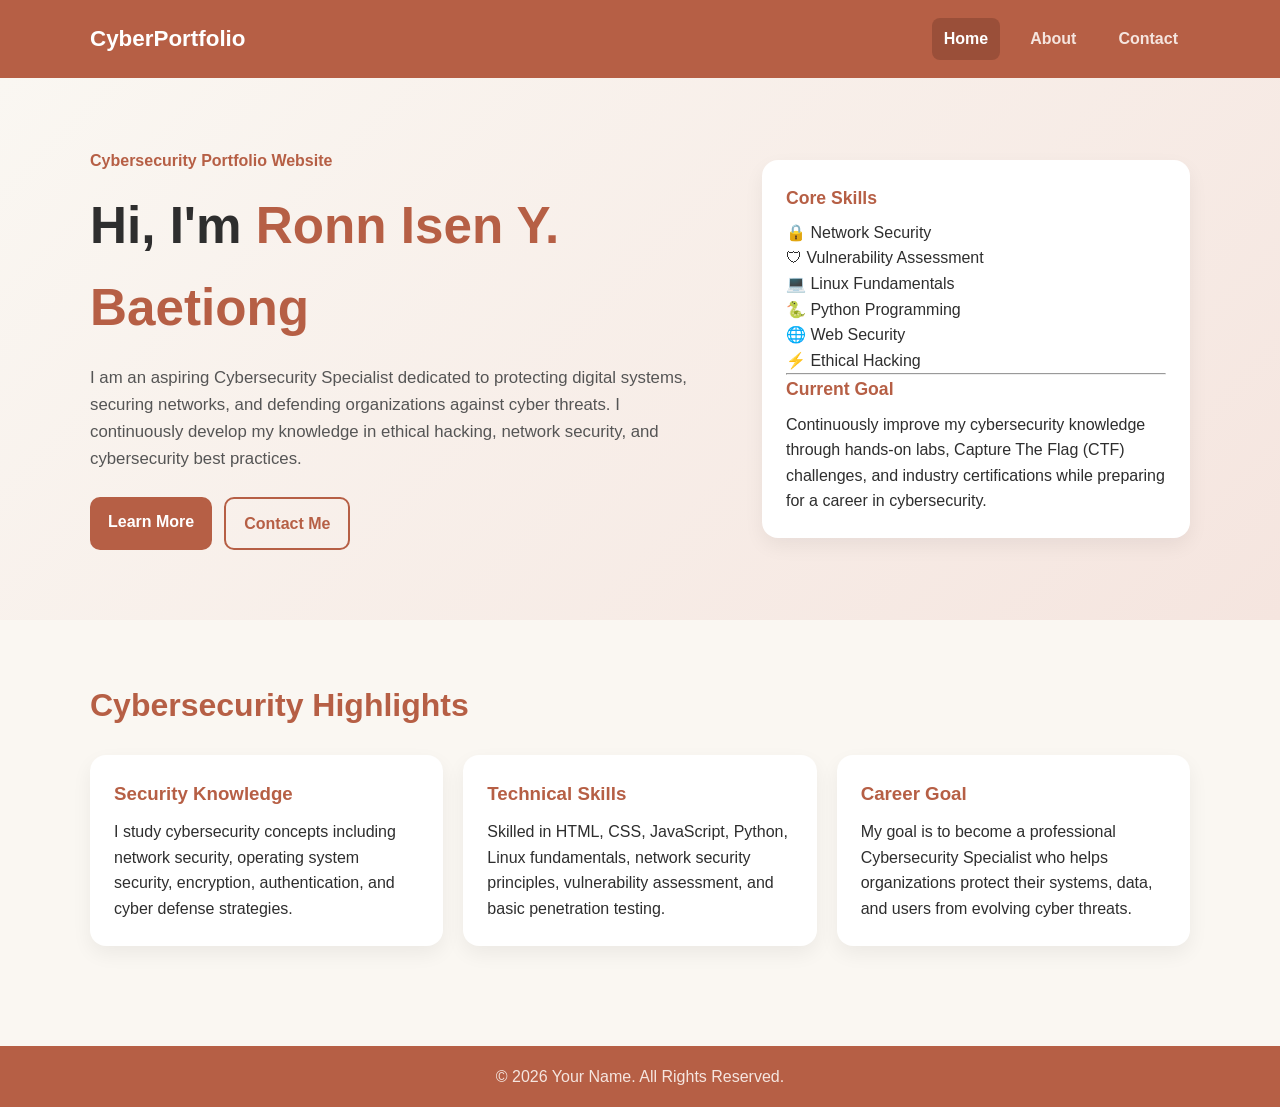
<file: index.html>
<!DOCTYPE html>
<html lang="en">
<head>
  <meta charset="UTF-8" />
  <meta name="viewport" content="width=device-width, initial-scale=1.0" />
  <meta name="description" content="Portfolio website showcasing my skills, experience, and passion for cybersecurity." />
  <title>Cybersecurity Portfolio</title>
  <link rel="stylesheet" href="style.css" />
</head>
<body>

  <header class="site-header">
    <div class="container header-content">
      <a href="index.html" class="logo">CyberPortfolio</a>

      <button class="menu-toggle" id="menuToggle" aria-label="Toggle navigation">☰</button>

      <nav class="nav" id="navMenu">
        <a href="index.html" class="active">Home</a>
        <a href="about.html">About</a>
        <a href="contact.html">Contact</a>
      </nav>
    </div>
  </header>

  <main>

    <section class="hero">
      <div class="container hero-content">

        <div>
          <p class="subtitle">Cybersecurity Portfolio Website</p>

          <h1>
            Hi, I'm 
            <span class="highlight">Ronn Isen Y. Baetiong</span>
          </h1>

          <p class="lead">
            I am an aspiring Cybersecurity Specialist dedicated to protecting digital systems, securing networks, and defending organizations against cyber threats. I continuously develop my knowledge in ethical hacking, network security, and cybersecurity best practices.
          </p>

          <div class="hero-buttons">
            <a href="about.html" class="btn">Learn More</a>
            <a href="contact.html" class="btn btn-outline">Contact Me</a>
          </div>
        </div>

        <div class="hero-card">

  <h2>Core Skills</h2>

  <p>🔒 Network Security</p>
  <p>🛡 Vulnerability Assessment</p>
  <p>💻 Linux Fundamentals</p>
  <p>🐍 Python Programming</p>
  <p>🌐 Web Security</p>
  <p>⚡ Ethical Hacking</p>

  <hr>

  <h2>Current Goal</h2>

  <p>
    Continuously improve my cybersecurity knowledge through hands-on labs,
    Capture The Flag (CTF) challenges, and industry certifications while
    preparing for a career in cybersecurity.
  </p>
        </div>

      </div>
    </section>

    <section class="section">

      <div class="container">

        <h2 class="section-title">
          Cybersecurity Highlights
        </h2>

        <div class="grid">

          <article class="card">
            <h3>Security Knowledge</h3>
            <p>
              I study cybersecurity concepts including network security, operating system security, encryption, authentication, and cyber defense strategies.
            </p>
          </article>

          <article class="card">
            <h3>Technical Skills</h3>
            <p>
              Skilled in HTML, CSS, JavaScript, Python, Linux fundamentals, network security principles, vulnerability assessment, and basic penetration testing.
            </p>
          </article>

          <article class="card">
            <h3>Career Goal</h3>
            <p>
              My goal is to become a professional Cybersecurity Specialist who helps organizations protect their systems, data, and users from evolving cyber threats.
            </p>
          </article>

        </div>

      </div>

    </section>

  </main>

  <footer class="site-footer">
    <div class="container">
      <p>&copy; 2026 Your Name. All Rights Reserved.</p>
    </div>
  </footer>

  <script src="script.js"></script>

</body>
</html>
</file>
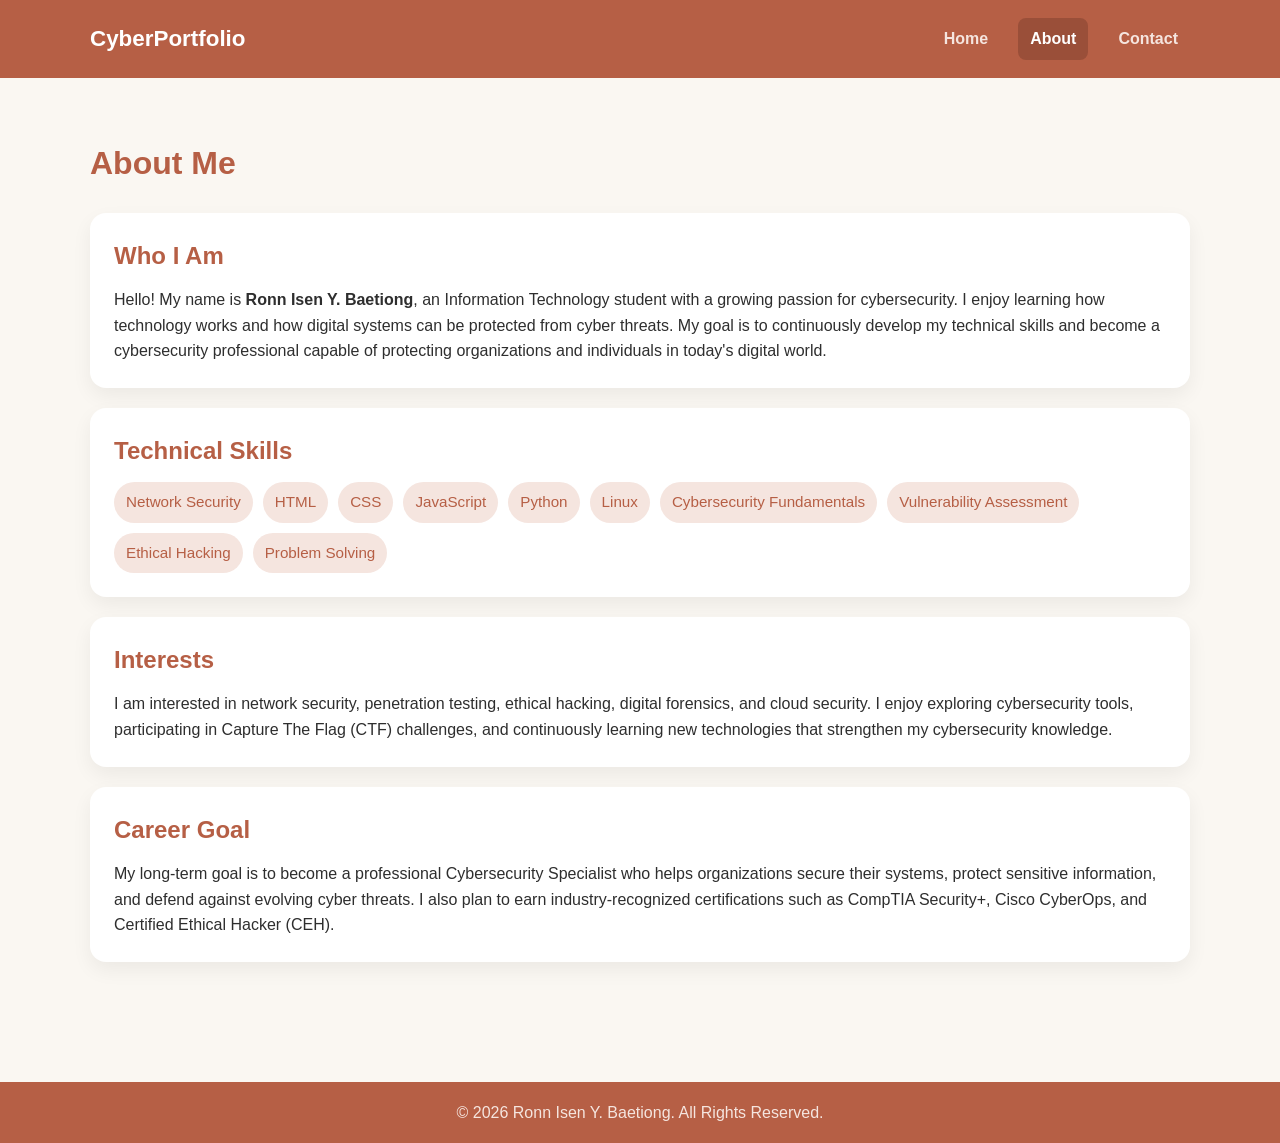
<file: about.html>
<!DOCTYPE html>
<html lang="en">
<head>
  <meta charset="UTF-8" />
  <meta name="viewport" content="width=device-width, initial-scale=1.0" />
  <meta name="description" content="About Ronn Isen Y. Baetiong, an aspiring Cybersecurity Specialist." />
  <title>About Me</title>
  <link rel="stylesheet" href="style.css" />
</head>

<body>

  <header class="site-header">
    <div class="container header-content">
      <a href="index.html" class="logo">CyberPortfolio</a>

      <button class="menu-toggle" id="menuToggle" aria-label="Toggle navigation">☰</button>

      <nav class="nav" id="navMenu">
        <a href="index.html">Home</a>
        <a href="about.html" class="active">About</a>
        <a href="contact.html">Contact</a>
      </nav>
    </div>
  </header>

  <main class="section">

    <div class="container">

      <h1 class="page-title">About Me</h1>

      <section class="content-box">
        <h2>Who I Am</h2>

        <p>
          Hello! My name is <strong>Ronn Isen Y. Baetiong</strong>, an Information
          Technology student with a growing passion for cybersecurity.
          I enjoy learning how technology works and how digital systems can be
          protected from cyber threats. My goal is to continuously develop my
          technical skills and become a cybersecurity professional capable of
          protecting organizations and individuals in today's digital world.
        </p>

      </section>

      <section class="content-box">

        <h2>Technical Skills</h2>

        <div class="skills">
          <span>Network Security</span>
          <span>HTML</span>
          <span>CSS</span>
          <span>JavaScript</span>
          <span>Python</span>
          <span>Linux</span>
          <span>Cybersecurity Fundamentals</span>
          <span>Vulnerability Assessment</span>
          <span>Ethical Hacking</span>
          <span>Problem Solving</span>
        </div>

      </section>

      <section class="content-box">

        <h2>Interests</h2>

        <p>
          I am interested in network security, penetration testing,
          ethical hacking, digital forensics, and cloud security.
          I enjoy exploring cybersecurity tools, participating in
          Capture The Flag (CTF) challenges, and continuously learning
          new technologies that strengthen my cybersecurity knowledge.
        </p>

      </section>

      <section class="content-box">

        <h2>Career Goal</h2>

        <p>
          My long-term goal is to become a professional Cybersecurity
          Specialist who helps organizations secure their systems,
          protect sensitive information, and defend against evolving
          cyber threats. I also plan to earn industry-recognized
          certifications such as CompTIA Security+, Cisco CyberOps,
          and Certified Ethical Hacker (CEH).
        </p>

      </section>

    </div>

  </main>

  <footer class="site-footer">
    <div class="container">
      <p>&copy; 2026 Ronn Isen Y. Baetiong. All Rights Reserved.</p>
    </div>
  </footer>

  <script src="script.js"></script>

</body>
</html>
</file>
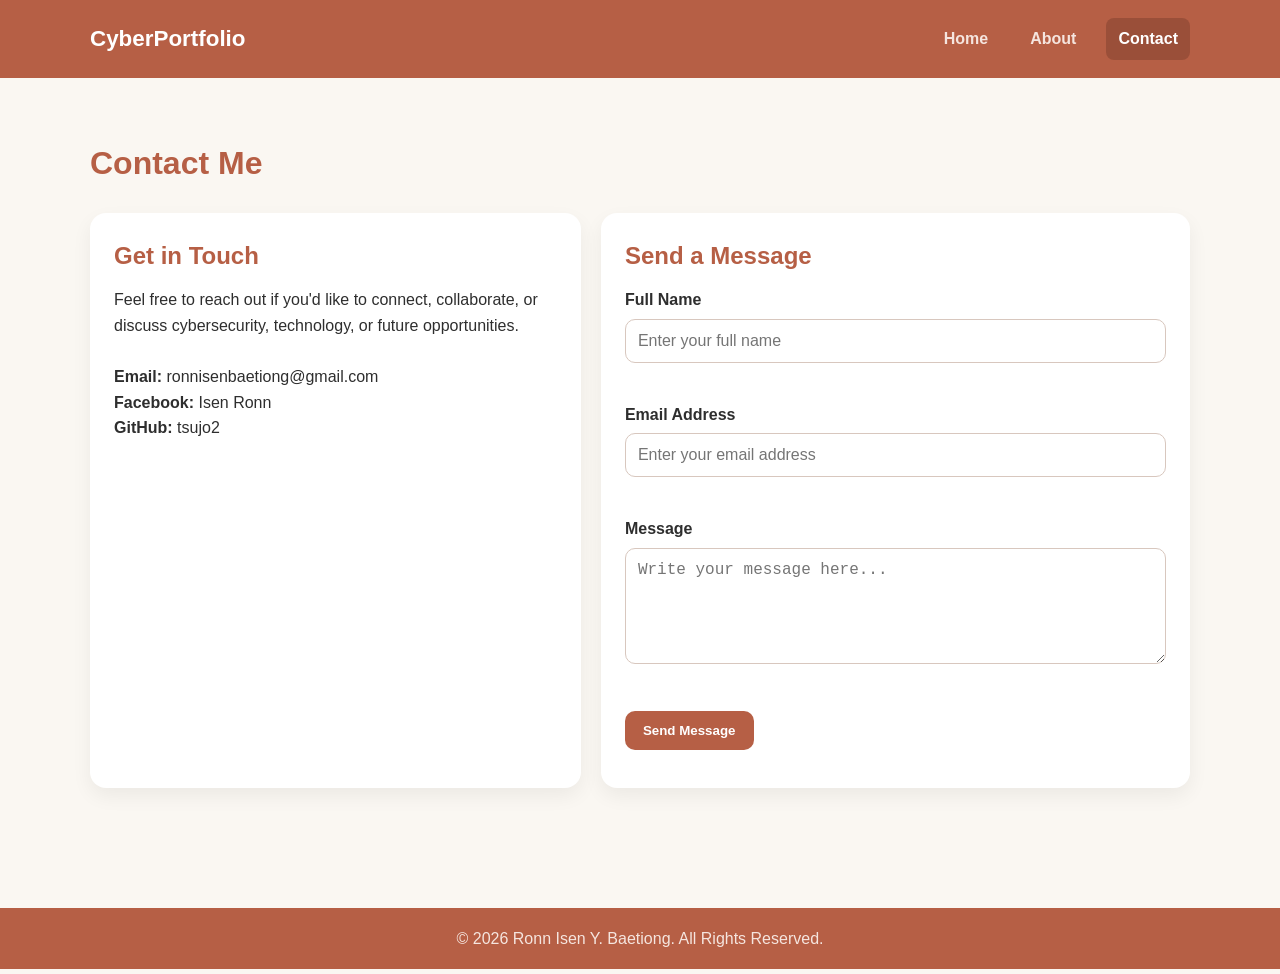
<file: contact.html>
<!DOCTYPE html>
<html lang="en">
<head>
  <meta charset="UTF-8" />
  <meta name="viewport" content="width=device-width, initial-scale=1.0" />
  <meta name="description" content="Contact Ronn Isen Y. Baetiong, an aspiring Cybersecurity Specialist." />
  <title>Contact Me</title>
  <link rel="stylesheet" href="style.css" />
</head>

<body>

  <header class="site-header">
    <div class="container header-content">
      <a href="index.html" class="logo">CyberPortfolio</a>

      <button class="menu-toggle" id="menuToggle" aria-label="Toggle navigation">☰</button>

      <nav class="nav" id="navMenu">
        <a href="index.html">Home</a>
        <a href="about.html">About</a>
        <a href="contact.html" class="active">Contact</a>
      </nav>
    </div>
  </header>

  <main class="section">

    <div class="container">

      <h1 class="page-title">Contact Me</h1>

      <div class="contact-layout">

        <section class="content-box">

          <h2>Get in Touch</h2>

          <p>
            Feel free to reach out if you'd like to connect, collaborate, or discuss
            cybersecurity, technology, or future opportunities.
          </p>

          <br>

          <p><strong>Email:</strong> ronnisenbaetiong@gmail.com</p>

          <p><strong>Facebook:</strong> Isen Ronn</p>

          <p><strong>GitHub:</strong> tsujo2</p>

        </section>

        <section class="content-box">

          <h2>Send a Message</h2>

          <form id="contactForm" novalidate>

            <div class="form-group">
              <label for="name">Full Name</label>
              <input
                type="text"
                id="name"
                name="name"
                placeholder="Enter your full name"
              />
              <small class="error" id="nameError"></small>
            </div>

            <div class="form-group">
              <label for="email">Email Address</label>
              <input
                type="email"
                id="email"
                name="email"
                placeholder="Enter your email address"
              />
              <small class="error" id="emailError"></small>
            </div>

            <div class="form-group">
              <label for="message">Message</label>
              <textarea
                id="message"
                name="message"
                rows="5"
                placeholder="Write your message here..."
              ></textarea>
              <small class="error" id="messageError"></small>
            </div>

            <button type="submit" class="btn">Send Message</button>

            <p class="success" id="formSuccess"></p>

          </form>

        </section>

      </div>

    </div>

  </main>

  <footer class="site-footer">
    <div class="container">
      <p>&copy; 2026 Ronn Isen Y. Baetiong. All Rights Reserved.</p>
    </div>
  </footer>

  <script src="script.js"></script>

</body>
</html>
</file>
<file: style.css>
* {
  margin: 0;
  padding: 0;
  box-sizing: border-box;
}

body {
  font-family: Arial, Helvetica, sans-serif;
  background: #FAF7F2;
  color: #2E2E2E;
  line-height: 1.6;
}

.container {
  width: min(1100px, 90%);
  margin: 0 auto;
}

.site-header {
  background: #B65F45;
  color: #fff;
  position: sticky;
  top: 0;
  z-index: 1000;
}

.header-content {
  display: flex;
  justify-content: space-between;
  align-items: center;
  padding: 18px 0;
}

.logo {
  color: #fff;
  text-decoration: none;
  font-size: 1.4rem;
  font-weight: bold;
}

.nav {
  display: flex;
  gap: 18px;
}

.nav a {
  color: #F5E5DF;
  text-decoration: none;
  font-weight: 600;
  padding: 8px 12px;
  border-radius: 8px;
}

.nav a:hover,
.nav a.active {
  background: #9A4F39;
  color: #fff;
}

.menu-toggle {
  display: none;
  background: #9A4F39;
  color: #fff;
  border: none;
  font-size: 1.3rem;
  padding: 8px 12px;
  border-radius: 8px;
  cursor: pointer;
}

.hero {
  padding: 70px 0;
  background: linear-gradient(135deg, #FAF7F2, #F5E5DF);
}

.hero-content {
  display: grid;
  grid-template-columns: 1.5fr 1fr;
  gap: 30px;
  align-items: center;
}

.subtitle {
  color: #B65F45;
  font-weight: bold;
  margin-bottom: 12px;
}

.hero h1 {
  font-size: clamp(2rem, 4vw, 3.5rem);
  margin-bottom: 16px;
}

.highlight {
  color: #B65F45;
}

.lead {
  font-size: 1.05rem;
  margin-bottom: 24px;
  max-width: 600px;
  color: #555;
}

.hero-buttons {
  display: flex;
  gap: 12px;
  flex-wrap: wrap;
}

.btn {
  display: inline-block;
  background: #B65F45;
  color: #fff;
  text-decoration: none;
  border: none;
  padding: 12px 18px;
  border-radius: 10px;
  cursor: pointer;
  font-weight: 600;
}

.btn:hover {
  background: #9A4F39;
}

.btn-outline {
  background: transparent;
  color: #B65F45;
  border: 2px solid #B65F45;
}

.btn-outline:hover {
  background: #B65F45;
  color: #fff;
}

.hero-card,
.card,
.content-box {
  background: #FFFFFF;
  border-radius: 16px;
  box-shadow: 0 8px 20px rgba(0, 0, 0, 0.06);
}

.hero-card {
  padding: 24px;
}

.hero-card h2 {
  margin-bottom: 8px;
  font-size: 1.1rem;
  color: #B65F45;
}

.section {
  padding: 60px 0;
}

.section-title,
.page-title {
  margin-bottom: 24px;
  font-size: 2rem;
  color: #B65F45;
}

.grid {
  display: grid;
  grid-template-columns: repeat(3, 1fr);
  gap: 20px;
}

.card {
  padding: 24px;
}

.card h3 {
  margin-bottom: 10px;
  color: #B65F45;
}

.content-box {
  padding: 24px;
  margin-bottom: 20px;
}

.content-box h2 {
  margin-bottom: 12px;
  color: #B65F45;
}

.skills {
  display: flex;
  flex-wrap: wrap;
  gap: 10px;
}

.skills span {
  background: #F5E5DF;
  color: #B65F45;
  padding: 8px 12px;
  border-radius: 999px;
  font-size: 0.95rem;
}

.contact-layout {
  display: grid;
  grid-template-columns: 1fr 1.2fr;
  gap: 20px;
}

.form-group {
  margin-bottom: 16px;
}

.form-group label {
  display: block;
  margin-bottom: 6px;
  font-weight: 600;
}

.form-group input,
.form-group textarea {
  width: 100%;
  padding: 12px;
  border: 1px solid #D8C7BE;
  border-radius: 10px;
  font-size: 1rem;
  outline: none;
  background: #fff;
}

.form-group input:focus,
.form-group textarea:focus {
  border-color: #B65F45;
}

.error {
  color: #dc2626;
  font-size: 0.9rem;
  min-height: 18px;
  display: block;
  margin-top: 5px;
}

.success {
  color: #2E8B57;
  margin-top: 14px;
  font-weight: 600;
}

.site-footer {
  background: #B65F45;
  color: #F5E5DF;
  text-align: center;
  padding: 18px 0;
  margin-top: 40px;
}

@media (max-width: 768px) {
  .menu-toggle {
    display: inline-block;
  }

  .nav {
    display: none;
    position: absolute;
    top: 70px;
    right: 5%;
    background: #B65F45;
    flex-direction: column;
    padding: 12px;
    border-radius: 12px;
    min-width: 180px;
  }

  .nav.show {
    display: flex;
  }

  .hero-content,
  .grid,
  .contact-layout {
    grid-template-columns: 1fr;
  }
}
</file>
